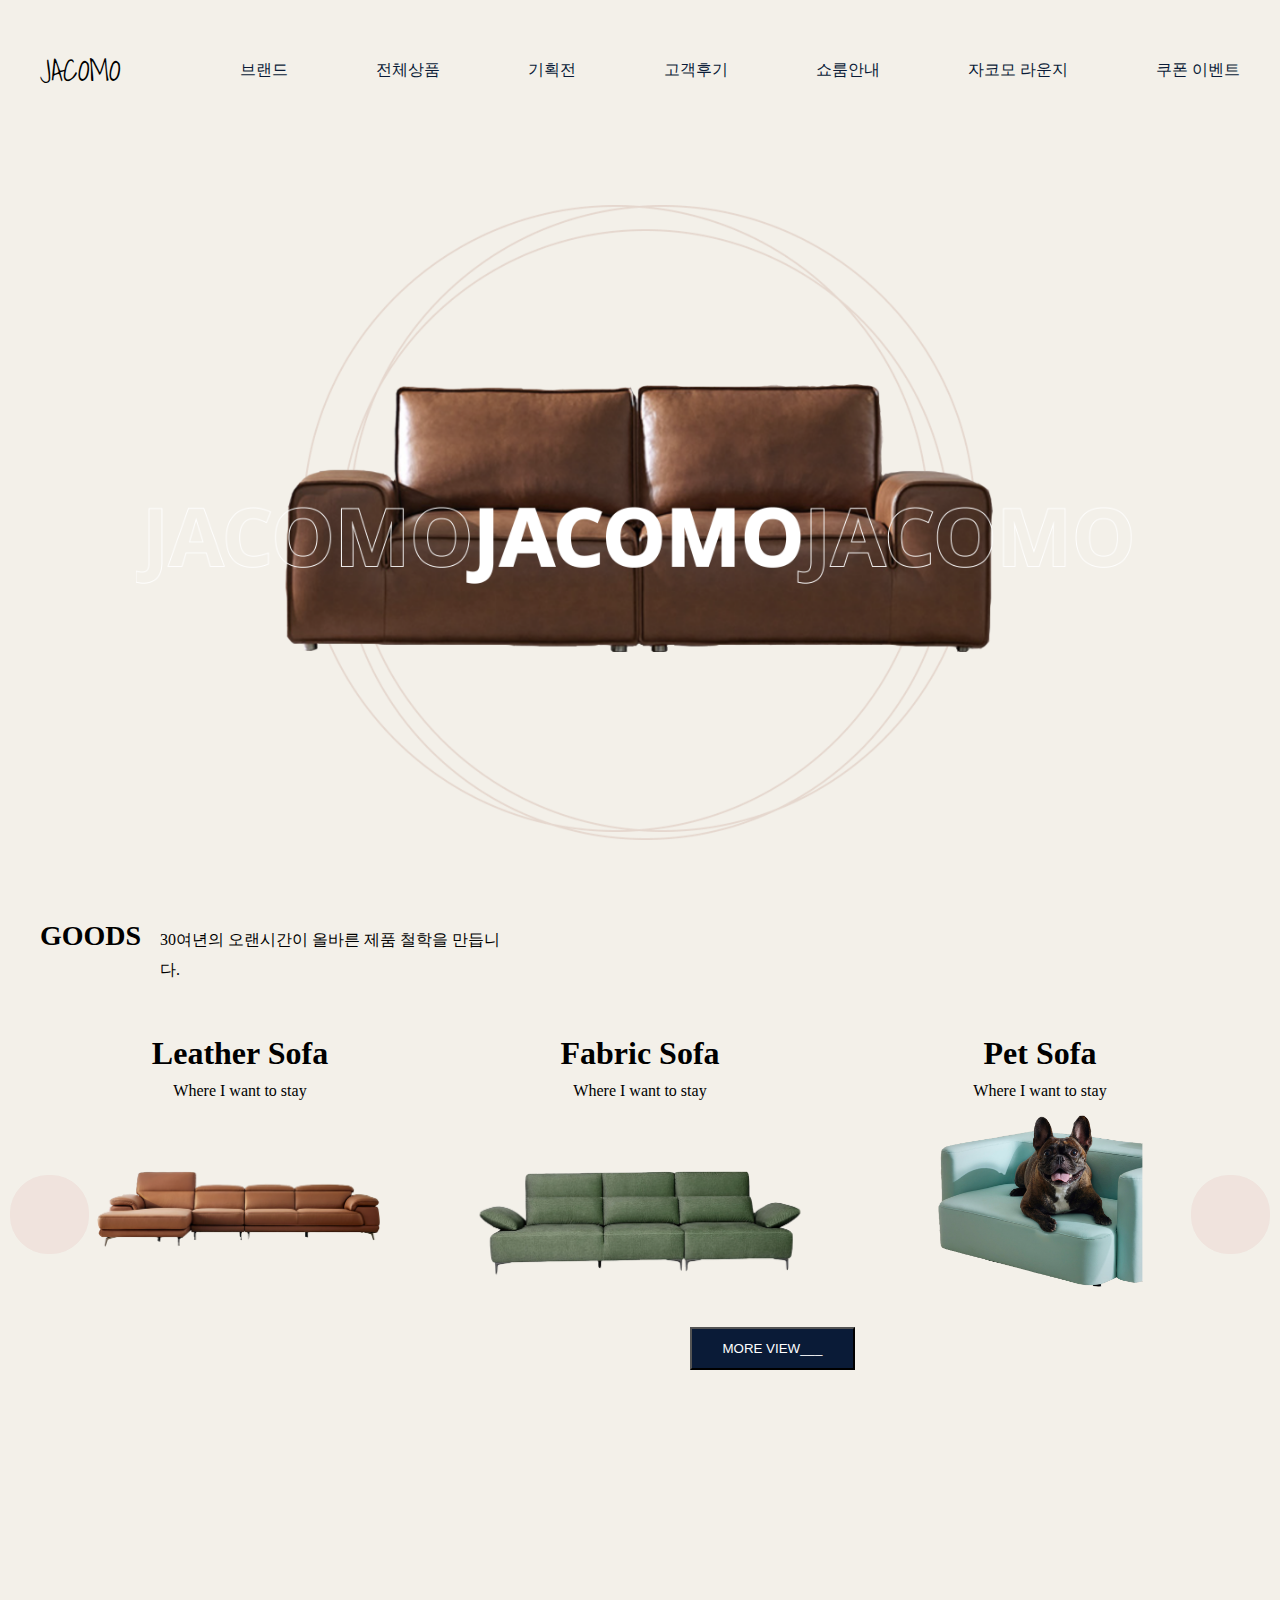
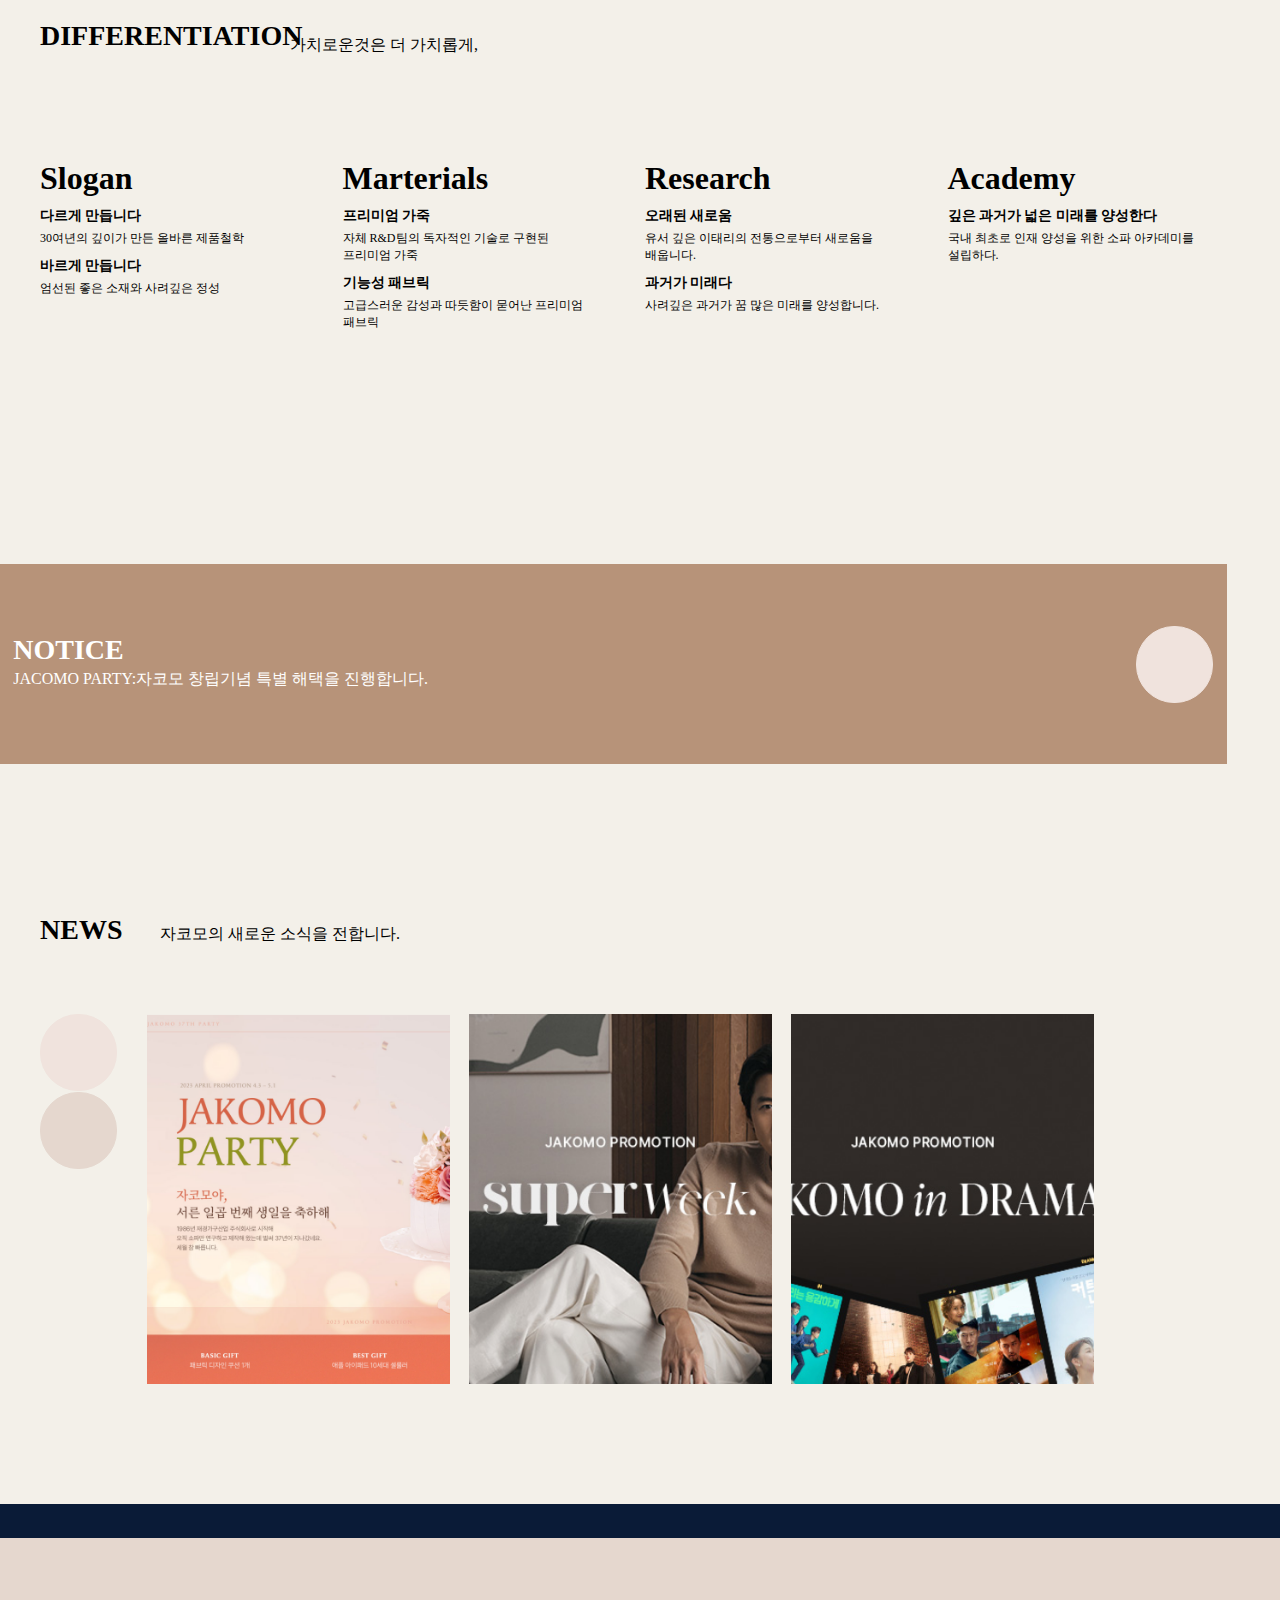
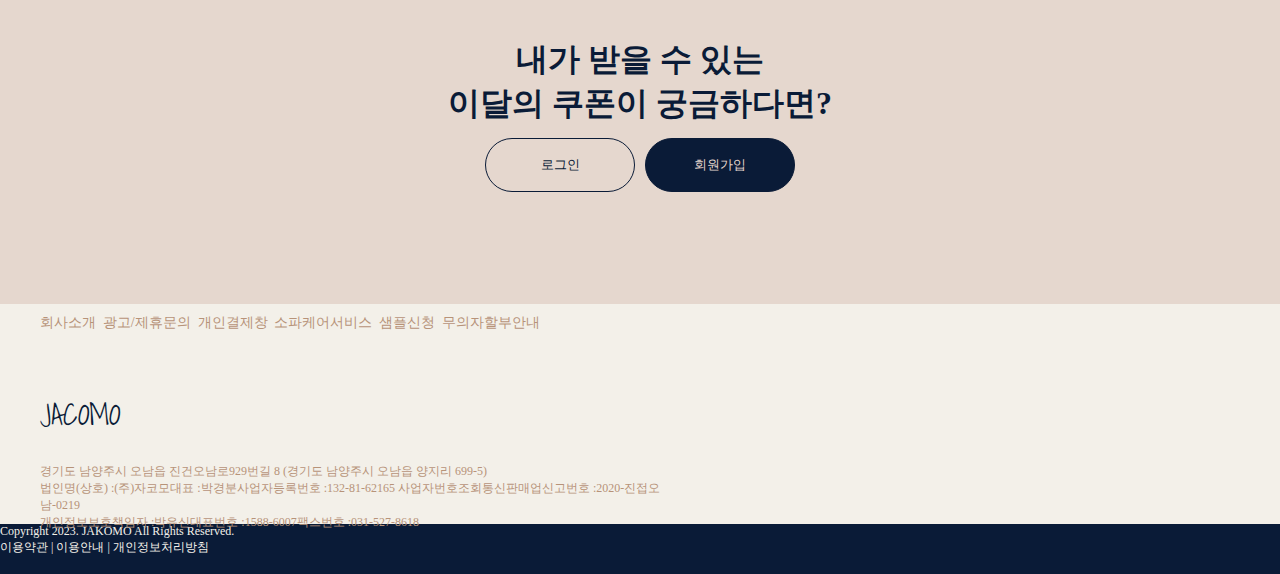
<file: index.html>
<!DOCTYPE html>
<html lang="KR">

<head>
  <meta charset="UTF-8">
  <meta http-equiv="X-UA-Compatible" content="IE=edge">
  <meta name="viewport" content="width=device-width, initial-scale=1.0">
  <link rel="stylesheet" href="./css/reset.css">
  <link rel="preconnect" href="https://fonts.googleapis.com">
  <link rel="preconnect" href="https://fonts.googleapis.com">
  <link rel="preconnect" href="https://fonts.gstatic.com" crossorigin>
  <link href="https://fonts.googleapis.com/css2?family=Shadows+Into+Light&display=swap" rel="stylesheet">
  <link rel="stylesheet" href="./css/common.css">
  <link rel="stylesheet" href="./css/main.css">
  <title>Jacomo</title>
  <script>
    var ua = window.navigator.userAgent.toLowerCase();
    var deviceWidth = null;

    if (/iphone/.test(ua) || /android/.test(ua) || /opera/.test(ua) || /bada/.test(ua) || /ipad/.test(ua) || /windows ce/.test(ua)) {
      document.location.replace("https://jacomocompany.netlify.app/Jacomo_m");
    } else {
      window.addEventListener('resize', () => {
        deviceWidth = window.innerWidth;

        if (deviceWidth <= 480) {
          document.location.replace("https://jacomocompany.netlify.app/Jacomo_m")
        }
      })
    }
  </script>
</head>

<body>
  <!--바로가기메뉴 시작-->
  <ul id="skipmenu_list">
    <li><a href="#" class="hidden">메뉴바로가기</a></li>
    <li><a href="#" class="hidden">본문바로가기</a></li>
    <li><a href="#" class="hidden">하단바로가기</a></li>
  </ul>
  <!--메인메뉴시작-->
  <div id="header_wrap">
    <header>
      <h1 class="logo"><a href="#">JACOMO</a></h1>
      <nav id="mainmenu">
        <h2 class="hidden">메인메뉴</h2>
        <ul>
          <li><a href="#">브랜드</a></li>
          <li><a href="#">전체상품</a></li>
          <li><a href="#">기획전</a></li>
          <li><a href="#">고객후기</a></li>
          <li><a href="#">쇼룸안내</a></li>
          <li><a href="#">자코모 라운지</a></li>
          <li><a href="#">쿠폰 이벤트</a></li>
        </ul>
      </nav>
    </header>
    <!--메인메뉴 끝-->
    <!--메인비쥬얼 시작-->   
    <div id="mainvisual_wrap">
      <div id="mainvisual">
        <p><img src="./images/main_visual_rel.png" alt="자코모"></p>
      </div>
    </div>     
    <!--메인비쥬얼 끝-->
    <!--컨텐츠 시작-->
    <div id="contents_wrap">

      <div id="goods_wrap">
        <div id="goods">
          <h2 class="maincontents_title">GOODS</h2>
          <p class="maincontents_subtitle">30여년의 오랜시간이 올바른 제품 철학을 만듭니다.</p>
          <p id="left" class="arrow"></p>

          <ul>

            <li>
              <p class="goodscontents_text">Leather Sofa</p>
              <p class="goodscontents_subtext">Where I want to stay</p>
              <p class="goodscontents_img"><img src="./images/leather_sofa.png" alt="가죽소파"></p>
            </li>

            <li>
              <p class="goodscontents_text">Fabric Sofa</p>
              <p class="goodscontents_subtext">Where I want to stay</p>
              <p class="goodscontents_img"><img src="./images/fabricsofa.png" alt="패브릭소파"></p>
            </li>

            <li>
              <p class="goodscontents_text">Pet Sofa</p>
              <p class="goodscontents_subtext">Where I want to stay</p>
              <p id="pet_sofa_img"><img src="./images/pet_sofa.png" alt="애견쇼파"></p>
            </li>

          </ul>

          <p id="right" class="arrow"></p>
          <button>MORE VIEW___</button>
        </div>
      </div>

      <div id="differentiation_wrap">
        <div id="differentiation">
          <h2 class="maincontents_title">DIFFERENTIATION</h2>
          <p class="maincontents_subtitle">가치로운것은 더 가치롭게,</p>
          <ul>
            <li>
              <p class="differentiation_text">Slogan</p>
              <ul>
                <li>
                  <p class="differentiation_boldtext">다르게 만듭니다</p>
                  <p class="differentiation_subtext">30여년의 깊이가 만든 올바른 제품철학</p>
                </li>
                <li>
                  <p class="differentiation_boldtext">바르게 만듭니다</p>
                  <p class="differentiation_subtext">엄선된 좋은 소재와 사려깊은 정성</p>
                </li>
              </ul>
            </li>
            <li>
              <p class="differentiation_text">Marterials</p>
              <ul>
                <li>
                  <p class="differentiation_boldtext">프리미엄 가죽</p>
                  <p class="differentiation_subtext">자체 R&D팀의 독자적인 기술로 구현된 <br>프리미엄 가죽</p>
                </li>
                <li>
                  <p class="differentiation_boldtext">기능성 패브릭</p>
                  <p class="differentiation_subtext">고급스러운 감성과 따듯함이 묻어난 프리미엄 <br>패브릭</p>
                </li>
              </ul>
            </li>
            <li>
              <p class="differentiation_text">Research</p>
              <ul>
                <li>
                  <p class="differentiation_boldtext">오래된 새로움</p>
                  <p class="differentiation_subtext">유서 깊은 이태리의 전통으로부터 새로움을<br>배웁니다.</p>
                </li>
                <li>
                  <p class="differentiation_boldtext">과거가 미래다</p>
                  <p class="differentiation_subtext">사려깊은 과거가 꿈 많은 미래를 양성합니다.</p>
                </li>
              </ul>
            </li>
            <li>
              <p class="differentiation_text">Academy</p>
              <ul>
                <li>
                  <p class="differentiation_boldtext">깊은 과거가 넓은 미래를 양성한다</p>
                  <p class="differentiation_subtext">국내 최초로 인재 양성을 위한 소파 아카데미를<br>설립하다.</p>
                </li>
              </ul>
            </li>
          </ul>
        </div>
      </div>

      <div id="notice_wrap">
        <div id="notice">
          <h2 id="notice_title">NOTICE</h2>
          <p id="notice_text">JACOMO PARTY:자코모 창립기념 특별 해택을 진행합니다.</p>
          <button></button>
        </div>
      </div>

      <div id="new_wrap">
        <div id="new">
          <h2 class="maincontents_title">NEWS</h2>
          <p class="maincontents_subtitle">자코모의 새로운 소식을 전합니다.</p>
          <div id="new_btn">
            <button id="up"></button>
            <button id="down"></button>
          </div>
          <ul>
            <li><img src="./images/main_new_01_2.png" alt="자코모생일포스터"></li>
            <li><img src="./images/main_new_02_2.png" alt="화요일할인"></li>
            <li><img src="./images/new_main_drama.png" alt="드라마속 소파"></li>
          </ul>
        </div>
      </div>

      <div id="cupon_wrap">
        <section></section>
        <div id="cupon">
          <p>내가 받을 수 있는<br>
            이달의 쿠폰이 궁금하다면?</p>
          <div id="cupon_btn">
            <button id="login" class="cupon_btn">로그인</button>
            <button id="membership" class="cupon_btn">회원가입</button>
          </div>
        </div>
      </div>

    </div>
    <!--컨텐츠 끝-->
    <!--하단 시작-->
    <div id="footer_wrap">
      <footer>
        <nav id="footermenu">
          <h2 class="hidden">하단메뉴</h2>
          <ul id="footermenu_list">
            <li><a href="#">회사소개</a></li>
            <li><a href="#">광고/제휴문의</a></li>
            <li><a href="#">개인결제창</a></li>
            <li><a href="#">소파케어서비스</a></li>
            <li><a href="#">샘플신청</a></li>
            <li><a href="#">무의자할부안내</a></li>
          </ul>
        </nav>
      </footer>
      <div id="footer_inform">
        <h1 class="logo" id="footerlogo">JACOMO</h1>
        <p>경기도 남양주시 오남읍 진건오남로929번길 8 (경기도 남양주시 오남읍 양지리 699-5)<br>
          법인명(상호) :(주)자코모대표 :박경분사업자등록번호 :132-81-62165 사업자번호조회통신판매업신고번호 :2020-진접오남-0219<br>
          개인정보보호책임자 :박유신대표번호 :1588-6007팩스번호 :031-527-8618</p>
      </div>
      <div id="footer_last">
        <p id="footer_text">Copyright 2023. JAKOMO All Rights Reserved.</p>
        <p id="footer_subnav">이용약관 | 이용안내 | 개인정보처리방침</p>
      </div>
    </div>
    <!--하단 끝-->
  </div>
</body>

</html>
</file>
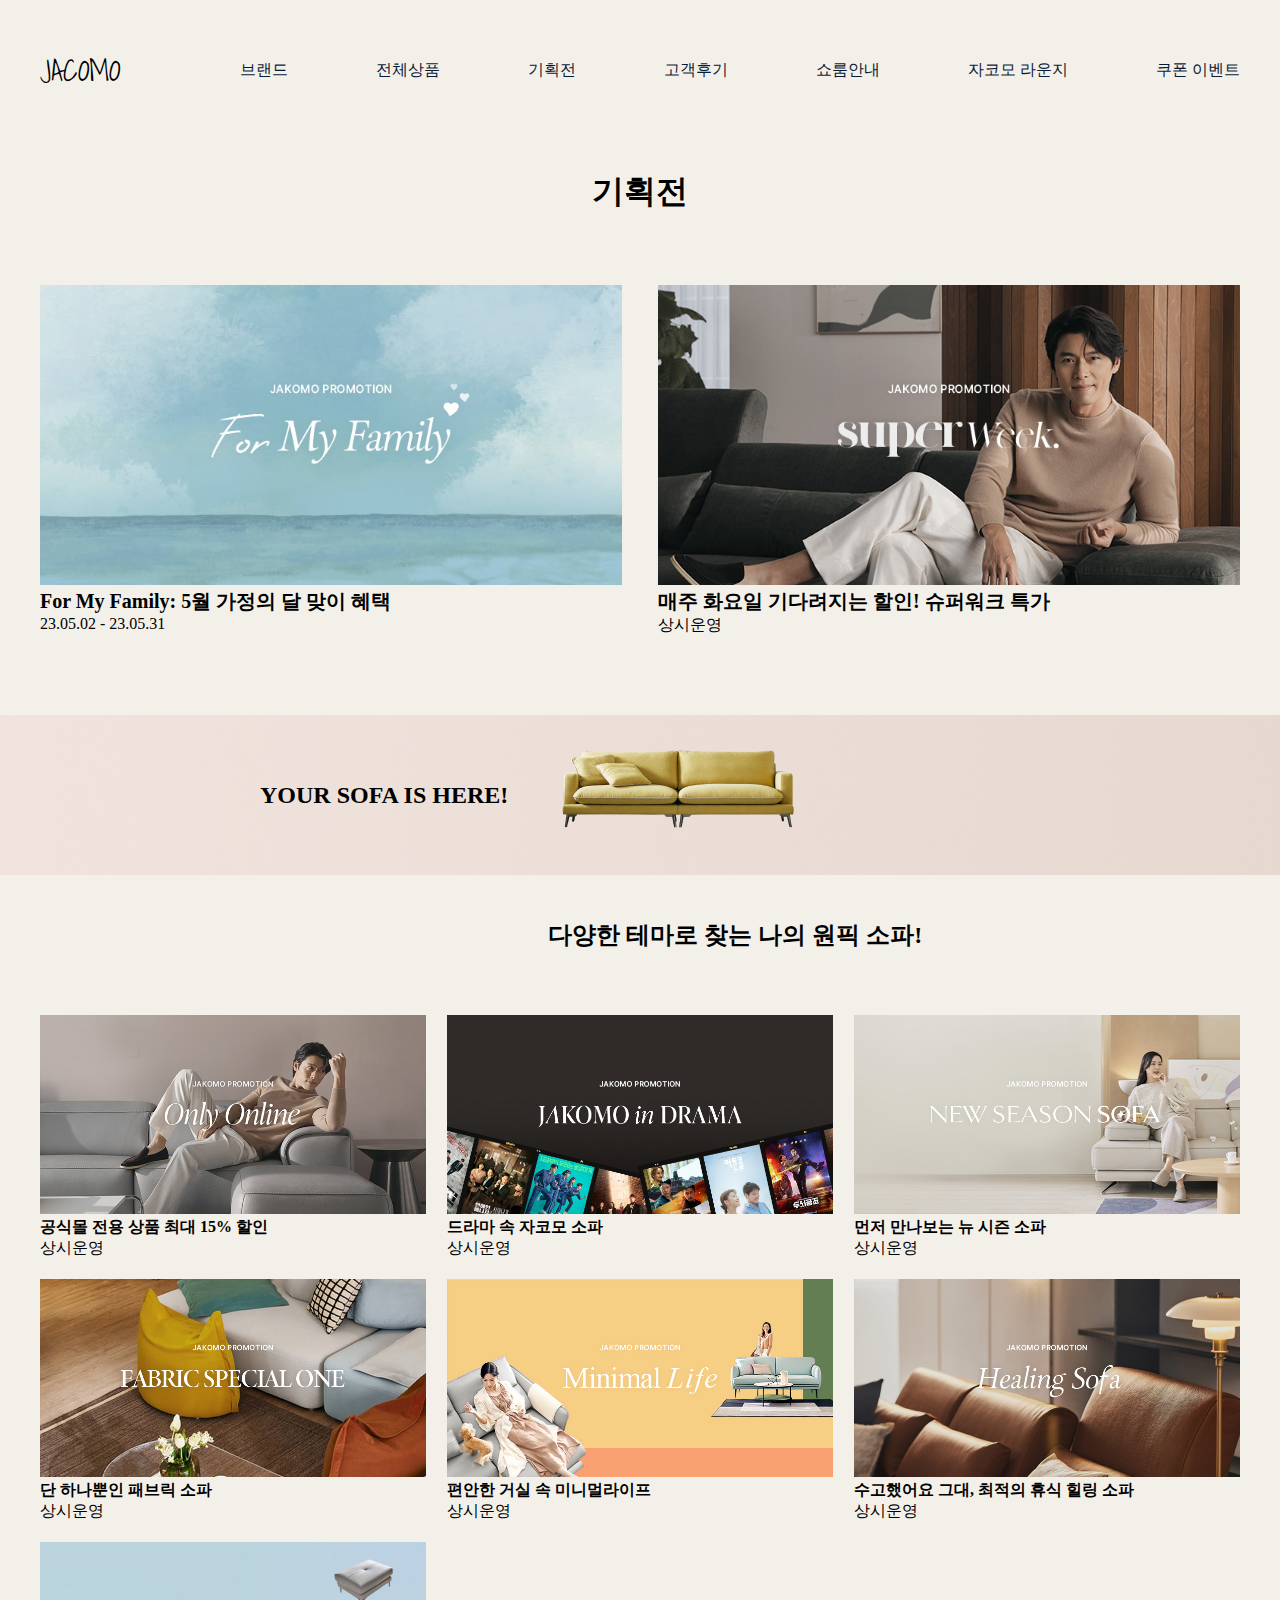
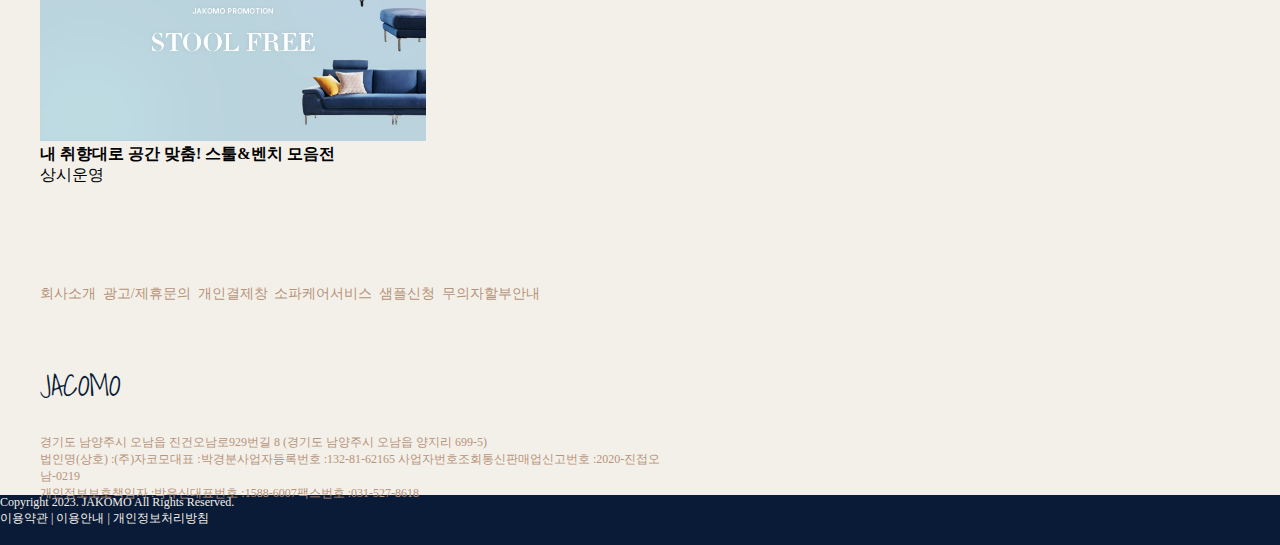
<file: event/event.html>
<!DOCTYPE html>
<html lang="en">
<head>
  <meta charset="UTF-8">
  <meta http-equiv="X-UA-Compatible" content="IE=edge">
  <meta name="viewport" content="width=device-width, initial-scale=1.0">
  <link rel="stylesheet" href="../css/reset.css">
  <link rel="preconnect" href="https://fonts.googleapis.com">
  <link rel="preconnect" href="https://fonts.googleapis.com">
  <link rel="preconnect" href="https://fonts.gstatic.com" crossorigin>
  <link href="https://fonts.googleapis.com/css2?family=Shadows+Into+Light&display=swap" rel="stylesheet">
  <link rel="stylesheet" href="../css/common.css">
  <link rel="stylesheet" href="./css/event.css">
  <title>JACOMO기획전</title>
</head>
<body>
  <!--바로가기메뉴 시작-->
<ul id="skipmenu_list">
  <li><a href="#" class="hidden">메뉴바로가기</a></li>
  <li><a href="#" class="hidden">본문바로가기</a></li>
  <li><a href="#" class="hidden">하단바로가기</a></li>
</ul>
<!--메인메뉴시작-->
<div id="header_wrap">
  <header>
    <h1 class="logo"><a href="#">JACOMO</a></h1>
    <nav id="mainmenu">
      <h2 class="hidden">메인메뉴</h2>
      <ul>
        <li><a href="#">브랜드</a></li>
        <li><a href="#">전체상품</a></li>
        <li><a href="#">기획전</a></li>
        <li><a href="#">고객후기</a></li>
        <li><a href="#">쇼룸안내</a></li>
        <li><a href="#">자코모 라운지</a></li>
        <li><a href="#">쿠폰 이벤트</a></li>
      </ul>
    </nav>
  </header>
  <!--메인메뉴 끝-->
  <!--컨텐츠 시작-->
  <div id="event_contents_wrap">

    <div id="top_contents_wrap">
      <div id="top_contents">
        <h2 id="event_title">기획전</h2>
        <ul>
          <li>
            <img src="./images/promo_main_bn_athos.jpg" alt="가장의달혜택포스터">
            <p class="event_maintext_title">For My Family: 5월 가정의 달 맞이 혜택</p>
            <p class="event_maintext">23.05.02 - 23.05.31</p>
          </li>
          <li>
            <img src="./images/promo_main_bn_super.jpg" alt="화요일혜택포스터">
            <p class="event_maintext_title">매주 화요일 기다려지는 할인! 슈퍼워크 특가</p>
            <p class="event_maintext">상시운영</p>
          </li>
        </ul>
      </div>
    </div>

    <div id="pinkbar_wrap">
      <div id="pinkbar">
        <section>
          <p>YOUR SOFA IS HERE!</p>
          <img src="./images/goods_img_slide06.png" alt="소파">
          <p>다양한 테마로 찾는 나의 원픽 소파!</p>
        </section>
      </div>
    </div>

    <div id="main_contents_wrap">
      <div id="main_contents">
        <ul>
          <li>
            <img src="./images/promo_main_bn_online.jpg" alt="공식몰전용할인">
            <p class="maincontents_title">공식몰 전용 상품 최대 15% 할인</p>
            <p class="maincontents_subtext">상시운영</p>
          </li>
          <li>
            <img src="./images/promo_main_bn_drama.jpg" alt="드라마속자코모소파포스터">
            <p class="maincontents_title">드라마 속 자코모 소파</p>
            <p class="maincontents_subtext">상시운영</p>
          </li>
          <li>
            <img src="./images/promo_main_bn_new.jpg" alt="뉴시즌소파포스터">
            <p class="maincontents_title">먼저 만나보는 뉴 시즌 소파</p>
            <p class="maincontents_subtext">상시운영</p>
          </li>
          <li>
            <img src="./images/promo_main_bn_fabric.jpg" alt="패브릭소파포스터">
            <p class="maincontents_title">단 하나뿐인 패브릭 소파</p>
            <p class="maincontents_subtext">상시운영</p>
          </li>
          <li>
            <img src="./images/promo_main_bn_minimal.jpg" alt="미니멀라이프포스터">
            <p class="maincontents_title">편안한 거실 속 미니멀라이프</p>
            <p class="maincontents_subtext">상시운영</p>
          </li>
          <li>
            <img src="./images/promo_main_bn_healing.jpg" alt="힐링소파포스터">
            <p class="maincontents_title">수고했어요 그대, 최적의 휴식 힐링 소파</p>
            <p class="maincontents_subtext">상시운영</p>
          </li>
          <li>
            <img src="./images/promo_main_bn_stool.jpg" alt="스툴포스터">
            <p class="maincontents_title">내 취향대로 공간 맞춤! 스툴&벤치 모음전</p>
            <p class="maincontents_subtext">상시운영</p>
          </li>
        </ul>
      </div>
    </div>

  </div>
  <!--컨텐츠 끝-->
  <!--하단 시작-->
  <div id="footer_wrap">
    <footer>
      <nav id="footermenu">
        <h2 class="hidden">하단메뉴</h2>
        <ul id="footermenu_list">
          <li><a href="#">회사소개</a></li>
          <li><a href="#">광고/제휴문의</a></li>
          <li><a href="#">개인결제창</a></li>
          <li><a href="#">소파케어서비스</a></li>
          <li><a href="#">샘플신청</a></li>
          <li><a href="#">무의자할부안내</a></li>
        </ul>
      </nav>
    </footer>
    <div id="footer_inform">
      <h1 class="logo" id="footerlogo">JACOMO</h1>
      <p>경기도 남양주시 오남읍 진건오남로929번길 8 (경기도 남양주시 오남읍 양지리 699-5)<br>
        법인명(상호) :(주)자코모대표 :박경분사업자등록번호 :132-81-62165 사업자번호조회통신판매업신고번호 :2020-진접오남-0219<br>
        개인정보보호책임자 :박유신대표번호 :1588-6007팩스번호 :031-527-8618</p>
    </div>
    <div id="footer_last">
      <p id="footer_text">Copyright 2023. JAKOMO All Rights Reserved.</p>
      <p id="footer_subnav">이용약관 |   이용안내  |  개인정보처리방침</p>
    </div>
  </div>
  <!--하단 끝-->
</body>
</html>
</file>
<file: css/common.css>
a{
  color: black;
  text-decoration: none;
}
.hidden{
  width: 1px;
  height: 1px;
  font-size: 0px;
  line-height: 0px;
  position: absolute;
}
ul#skipmenu_list li a:focus{
  width: 100%;
  height: 30px;
  font:normal 12px/30px "Noto Sans KR";
  background-color: black;
  color: white;
  text-align: center;
  position: absolute;
  top: 0px;
  left: 0px;
}
body{
  background-color: #f3f0e9;
}
div#header_wrap{
  width: 100%;
  height: 40px;
  margin-top: 50px;
}
header{
  width: 1200px;
  height: 40px;
  margin: 0px auto;
  position: relative;
  top: 0px;
  left: 0px;
}
h1.logo{
  width: 120px;
  height: 40px;
  position: absolute;
  top: 0px;
  left: 0px;
  line-height: 40px;
  font-size: 30px;
  font-family: 'Shadows Into Light', cursive;
  color: #0a1b37;
}

nav#mainmenu{
  width: 83.33%;
  height: 40px;
  position: absolute;
  right: 0px;
  top: 0px;
}
nav#mainmenu ul{
  display: flex;
  flex-wrap: wrap;
  flex-direction: row;
  justify-content: space-between;
  align-content: center;
}
ul li a{
  font: normal 16px/40px "Noto Sans KR";
  color: #0a1b37;
}
div#footer_wrap{
  width: 100%;
  height: 200px;
}
footer{
  width: 1200px;
  height: 50px;
  margin: 10px auto;
  position: relative;
  top: 0px;
  left: 0px;
}
footer nav#footermenu{
  width: 500px;
  height: 30px;
  position: absolute;
  left: 0px;
}
ul#footermenu_list{
  display: flex;
  flex-wrap: wrap;
  flex-direction: row;
  justify-content: space-between;
}
ul#footermenu_list li a{
  font: normal 14px "Noto Sans KR";
  color: #B79379;
}
div#footer_inform{
  width: 1200px;
  height: 150px;
  margin: 0px auto;
  position: relative;
  top: 0px;
  left: 0px;
}
div#footer_inform>p{
  width: 640px;
  height: 51px;
  font: normal 12px "Noto Sans KR";
  color: #B79379;
  position: absolute;
  bottom: 10px;
  left: 0px;
}
h1#footerlogo{
  position: absolute;
  top: 20px;
  left: 0px;
}
div#footer_last{
  width: 100%;
  height: 50px;
  background-color: #0a1b37;
}
div#footer_last>p{
  font: normal 12px "Noto Sans KR";
  color: #f3f0e9;
}
div#footer_last>p#footer_last{
  width: 260px;
  height: 20px;
  position: absolute;
}
@media screen and (max-width:1200px){
  header{
    width: 100%;
  }
}
</file>
<file: css/main.css>
div#mainvisual_wrap{
  width: 100%;
  height: 830px;
}
div#mainvisual{
  width: 1200px;
  height: 100%;
  margin: 0px auto;
  position: relative;
  top: 0px;
  left: 0px;
}
div#mainvisual>p{
  width: 83.33%;
  position: absolute;
  top: 50%;
  margin-top:-25%;
  left: 50%;
  margin-left: -42%;
}
div#mainvisual p img{
  width: 100%;
}
div#contents_wrap{
  width: 100%;
  height: auto;
}
div#goods_wrap{
  width: 100%;
  height: 700px;
}
div#goods{
  width: 1200px;
  height: 100%;
  margin: 0px auto;
  position: relative;
  top: 0px;
  left: 0px;
}
h2.maincontents_title{
  width: 117px;
  height: 28px;
  font: bold 28px "Noto Sans";
  position: absolute;
  top: 0px;
  left: 0px;
}
p.maincontents_subtitle{
  width: 340px;
  height: 30px;
  font: normal 16px/30px "Noto Sans KR";
  position: absolute;
  top: 5px;
  left: 120px;
}
div#goods ul{
  width: 100%;
  height: 360px;
  position: absolute;
  top: 115px;
  left: 0px;
  display: flex;
  flex-wrap: wrap;
  flex-direction: row;
  justify-content: space-around;
}
div#goods ul li{
  width: 29.16%;
  height: 360px;
  position: relative;
  top: 0px;
  left: 0px;
}

div#goods>ul>li>p.goodscontents_text{
  width: 100%;
  font: bold 2em "Noto Sans";
  text-align: center;
}
div#goods>ul>li>p.goodscontents_subtext{
  width: 100%;
  font: normal 1em "Noto Sans";
  text-align: center;
  margin: 10px auto;
}
div#goods>ul>li>p.goodscontents_img{
  width: 100%;
  margin: 0px auto;
}
div#goods>ul>li>p.goodscontents_img img{
  width: 100%;
}
div#goods>ul>li>p#pet_sofa_img{
  width: 58.85%;
  margin: 0px auto;
}
div#goods>ul>li>p#pet_sofa_img img{
  width: 100%;
}
div#goods button{
  width: 165px;
  height: 43px;
  background-color: #0A1B37;
  color: white;
  position: absolute;
  bottom: 35.71%;
  left: 54.16%;
}
div#goods p.arrow{
  width: 77px;
  height: 77px;
  border: solid 1px #F0E3DD;
  border-radius: 38px;
  background-color: #F0E3DD;
}
div#goods p#left{
  position: absolute;
  top: 255px;
  left: -30px;
}
div#goods p#right{
  position: absolute;
  top: 255px;
  right: -30px;
}
div#differentiation_wrap{
  width: 100%;
  height: 544px;
}
div#differentiation{
  width: 1200px;
  height: 100%;
  margin: 0px auto;
  position: relative;
  top: 0px;
  left: 0px;
}
div#differentiation p.maincontents_subtitle{
  position: absolute;
  top: 10px;
  left: 250px;
}
div#differentiation>ul{
  width: 100%;
  height: 200px;
  position: absolute;
  top: 140px;
  left: 0px;
  display: grid;
  grid-template-columns: repeat(4,1fr);
  grid-gap: 10px;
  justify-items:auto;
}
p.differentiation_text{
  width: 100%;
  font: bold 2em "Noto Sans KR";
}
p.differentiation_boldtext{
  width: 100%;
  font: bold 0.87em "Noto Sans KR";
  margin-top: 10px;
}
p.differentiation_subtext{
  width: 100%;
  font: normal 0.75em "Noto Sans KR";
  margin-top: 5px;
}
div#notice_wrap{
  width: 95.83%;
  height: 200px;
  background-color: #B79379;
}
div#notice{
  width: 1200px;
  height: 100%;
  margin: 0px auto;
  position: relative;
  top: 0px;
  left: 0px;
}
div#notice h2#notice_title{
  width: 117px;
  height: 28px;
  font: bold 28px "Noto Sans";
  color: white;
  position: absolute;
  left: 0px;
  top: 70px;
}
div#notice p#notice_text{
  width: 100%;
  height: 30px;
  font: normal 16px/30px "Noto Sans KR";
  position: absolute;
  left: 0px;
  bottom: 70px;
  color: white;
}
div#notice>button{
  width: 77px;
  height: 77px;
  border: solid 1px #F0E3DD;
  background-color: #F0E3DD;
  position: absolute;
  right: 0px;
  top: 50%;
  margin-top: -38px;
  border-radius: 38px;
}
div#new_wrap{
  width: 100%;
  height: 740px;
  padding-top: 150px;
  box-sizing: border-box;
}
div#new{
  width: 1200px;
  height: 100%;
  margin: 0px auto;
  position: relative;
  top: 0px;
  left: 0px;
}
div#new>ul{
  width: 78.88%;
  float: left;
  display: flex;
  flex-wrap: wrap;
  flex-direction: row;
  justify-content: space-between;
  margin-top: 100px;
}
div#new ul li{
  width: 32%;
}
div#new ul li img{
  width: 100%;
}
div#new_btn{
  width: 77px;
  height: 160px;
  float: left;
  margin-top: 100px;
  margin-right: 30px;
}
div#new_btn button#up{
  width: 77px;
  height: 77px;
  border: solid 1px #F0E3DD;
  border-radius: 38px;
  background-color: #F0E3DD;
}
div#new_btn button#down{
  width: 77px;
  height: 77px;
  border: solid 1px #E5D7CE;
  border-radius: 38px;
  background-color: #E5D7CE;
}
div#cupon_wrap{
  width: 100%;
  height: 400px;
  background-color: #E5D7CE;
}
div#cupon_wrap section{
  width: 100%;
  height: 34px;
  background-color: #0A1B37;
}
div#cupon{
  width: 1200px;
  height: 100%;
  margin: 0px auto;
  position: relative;
  top: 0px;
  left: 0px;
}
div#cupon>p{
  width: 560px;
  height: 106px;
  font: bold 2em "Noto Sans KR";
  color: #0A1B37;
  text-align: center;
  position: absolute;
  top: 100px;
  left: 50%;
  margin-left: -280px;
}
div#cupon button.cupon_btn{
  width: 150px;
  height: 54px;
  border: solid 1px #0A1B37;
  border-radius: 27px;
}
div#cupon button#login{
  background-color: #E5D7CE;
  color: #0A1B37;
  margin-right: 10px;
  float: left;
}
div#cupon button#membership{
  background-color: #0A1B37;
  color:#E5D7CE;
}
div#cupon_btn{
  width: 311px;
  height: 54px;
  position: absolute;
  margin-top: 200px;
  left: 50%;
  margin-left: -155px;
}
@media screen and (max-width:1200px){
  div#mainvisual{
    width: 100%;
  }
  div#goods{
    width: 100%;
  }
  div#differentiation{
    width: 100%;
  }
  div#notice{
    width: 100%;
  }
  div#notice>button{
    right:30px
  }
  div#new{
    width: 100%;
  }
  div#cupon{
    width: 100%;
  }
}
@media screen and (max-width:980px){
  div#differentiation>ul{
    grid-template-columns: repeat(2,1fr);
    grid-template-rows: repeat(2,1fr);
    margin-left: 20px;
  }
  div#mainvisual_wrap{
    height: 500px;
  }
  div#goods_wrap{
    height: 500px;
  }
  div#cupon_btn{
    left: 50%;
    margin-left: -155px;
  }
  div#cupon>p{
    left: 50%;
    margin-left: -280px;
  }
  div#notice>button{
    top: 50%;
    margin-top: -38px;
  }
  div#new_wrap{
    height: 600px;
    margin-top: 30px;
  }
}
</file>
<file: event/css/event.css>
div#event_contents_wrap{
  width: 100%;
  height: auto;
}
div#top_contents_wrap{
  width: 100%;
  height: 530px;
  padding-top: 80px;
}
div#top_contents{
  width: 1200px;
  height: 100%;
  margin: 0px auto;
  position: relative;
  top: 0px;
  left: 0px;
}
h2#event_title{
  width: 100%;
  height: 32px;
  text-align: center;
  font: bold 2em "Noto Sans KR";
}
div#top_contents ul{
  width: 100%;
  height: 70.75%;
  position: absolute;
  bottom: 40px;
  left: 0px;
  display: flex;
  flex-wrap: wrap;
  flex-direction: row;
  justify-content: space-between;
}
div#top_contents ul li{
  width: 48.5%;
}
div#top_contents ul li img{
  width: 100%;
}
div#top_contents ul li>p.event_maintext_title{
  font: bold 20px "Noto Sans KR";
}
div#top_contents ul li>p.event_maintext{
  font: normal 16px "Noto Sans KR";
}
div#pinkbar_wrap{
  width: 100%;
  height: 160px;
  background: url(../images/event_pink_pointbar.png) no-repeat;
  background-size: cover;
}
div#pinkbar{
  width: 840px;
  height: 100%;
  margin: 0px auto;
}
div#pinkbar>section{
  width: 965px;
  height: 140px;
  margin: 15px auto;
  box-sizing: border-box;
}
div#pinkbar p{
  float: left;
  font: bold 1.5em "Noto Sans KR";
  line-height: 160px;
  margin-left: 40px;
}
div#pinkbar img{
  float: left;
  margin-left: 30px;
}
div#main_contents_wrap{
  width: 100%;
  height: 1000px;
}
div#main_contents{
  width: 1200px;
  height: 100%;
  margin: 0px auto;
}
div#main_contents>ul{
  width: 100%;
  margin-top: 30px;
  display:flex;
  flex-wrap: wrap;
  flex-direction: row;
  justify-content: space-between;
}
div#main_contents>ul>li{
  width: 32.16%;
  margin-bottom: 20px;
}
div#main_contents>ul>li>img{
  width: 100%;
}
ul li>p.maincontents_title{
  font: bold 16px "Noto Sans KR";
}
ul li>p.maincontents_subtext{
  font: lighter 16px "Noto Sasn KR";
}
@media screen and (max-width:1200px) {
  div#top_contents{
    width: 100%;
  }
  div#pinkbar{
    width: 100%;
  }
  div#main_contents{
    width: 100%;
  }
}
</file>
